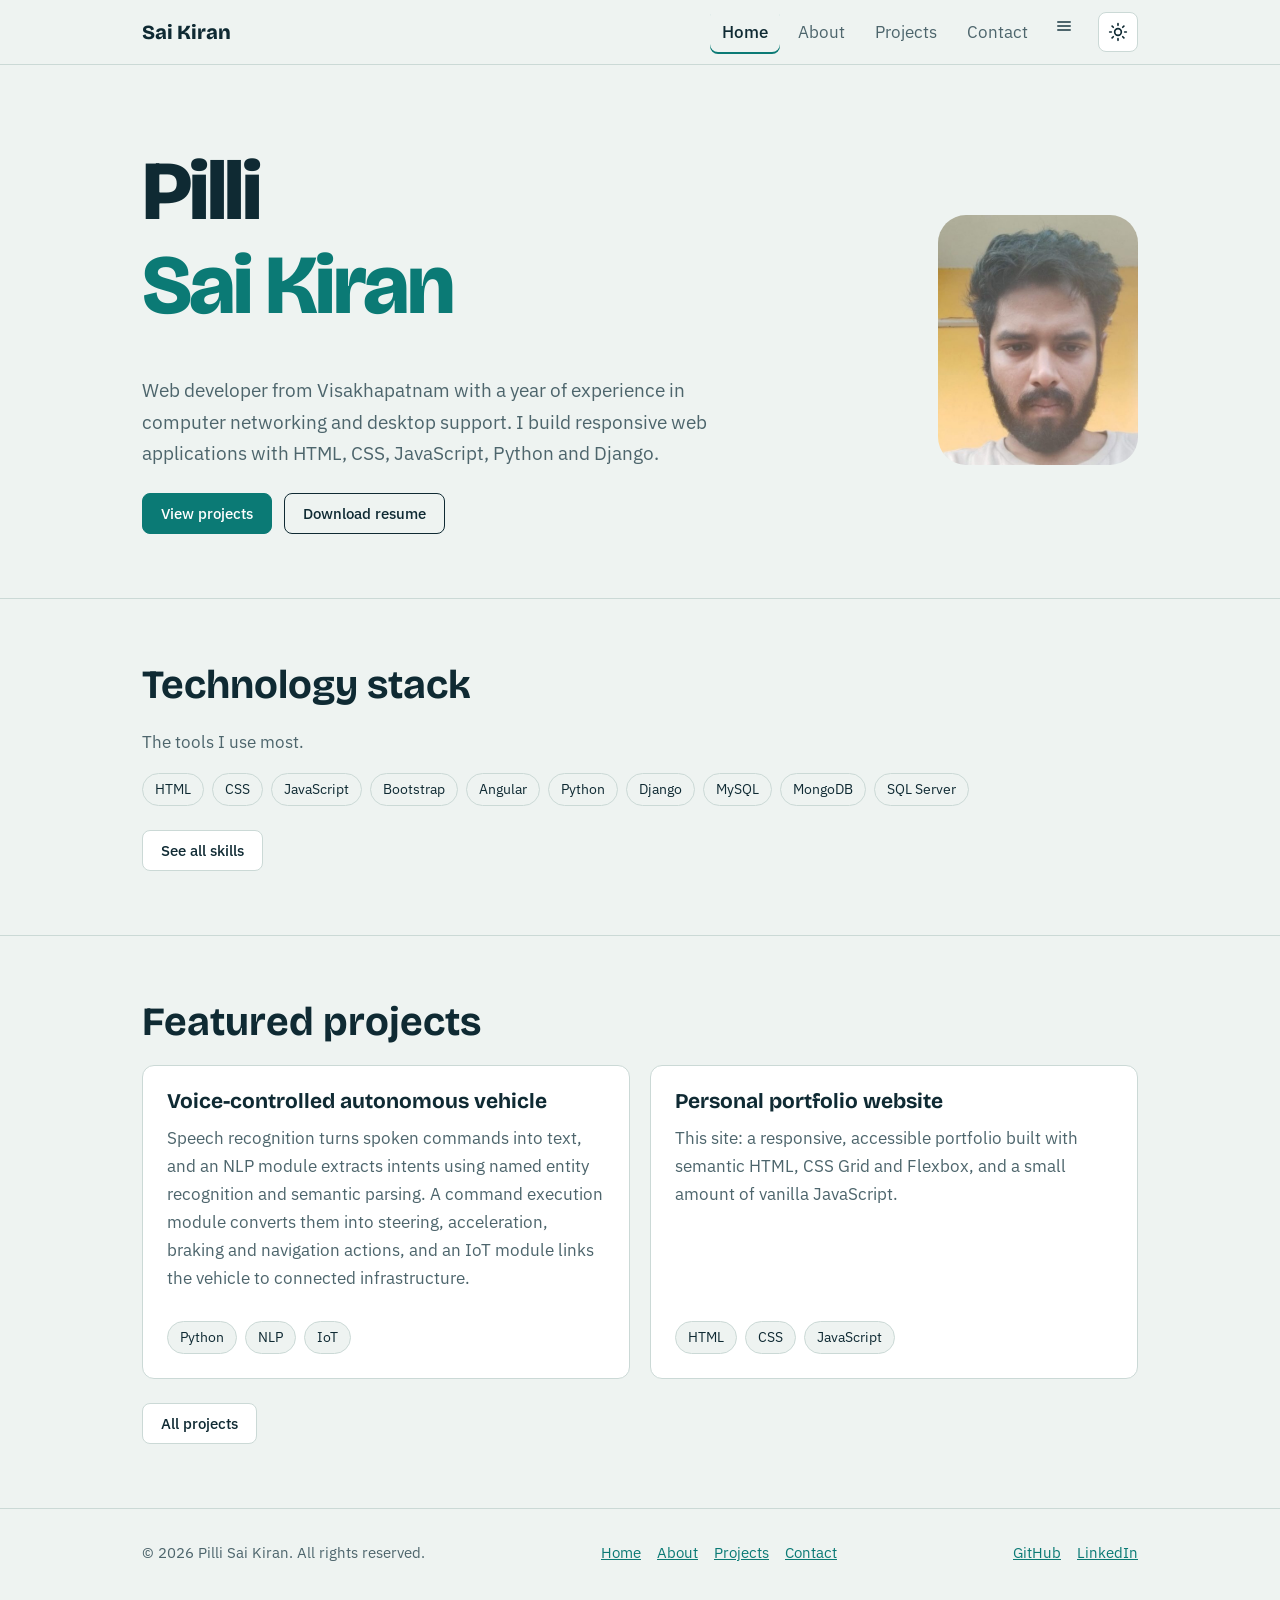
<file: index.html>
<!DOCTYPE html>
<html lang="en">
<head>
<meta charset="utf-8">
<meta name="viewport" content="width=device-width, initial-scale=1">
<title>Home | Pilli Sai Kiran</title>
<meta name="description" content="Portfolio of Pilli Sai Kiran, web developer.">
<link rel="preconnect" href="https://fonts.googleapis.com">
<link href="https://fonts.googleapis.com/css2?family=Bricolage+Grotesque:wght@500;700;800&family=IBM+Plex+Sans:wght@400;500&display=swap" rel="stylesheet">
<link rel="stylesheet" href="css/style.css">
</head>
<body>
<a class="skip" href="#main">Skip to content</a>
<header class="site-header"><div class="wrap bar">
<a class="logo" href="index.html">Sai Kiran</a>
<nav class="nav" id="nav" aria-label="Main"><a href="index.html" aria-current="page">Home</a><a href="about.html">About</a><a href="projects.html">Projects</a><a href="contact.html">Contact</a><div class="more"><button type="button" class="more-btn" id="more-btn" aria-expanded="false" aria-controls="more-menu" aria-label="More pages"><span class="more-label">More pages</span><svg width="16" height="16" viewBox="0 0 16 16" aria-hidden="true" focusable="false"><path d="M2 4h12M2 8h12M2 12h12" fill="none" stroke="currentColor" stroke-width="2" stroke-linecap="round" stroke-linejoin="round"/></svg></button><ul class="more-menu" id="more-menu" hidden><li><a href="skills.html">Skills</a></li><li><a href="resume.html">Resume</a></li><li><a href="blog.html">Blog preview</a></li><li><a href="testimonials.html">Testimonials</a></li></ul></div></nav>
<button type="button" class="theme-btn" id="theme-btn" aria-label="Switch to dark theme"><svg class="sun" width="20" height="20" viewBox="0 0 24 24" aria-hidden="true" focusable="false" fill="none" stroke="currentColor" stroke-width="2" stroke-linecap="round" stroke-linejoin="round"><circle cx="12" cy="12" r="4"/><path d="M12 2v2M12 20v2M4.93 4.93l1.41 1.41M17.66 17.66l1.41 1.41M2 12h2M20 12h2M4.93 19.07l1.41-1.41M17.66 6.34l1.41-1.41"/></svg><svg class="moon" width="20" height="20" viewBox="0 0 24 24" aria-hidden="true" focusable="false" fill="none" stroke="currentColor" stroke-width="2" stroke-linecap="round" stroke-linejoin="round"><path d="M21 12.8A9 9 0 1 1 11.2 3a7 7 0 0 0 9.8 9.8z"/></svg></button>
<button type="button" class="menu-btn" id="menu-btn" aria-expanded="false" aria-controls="nav">Menu</button>
</div></header>
<main id="main">
<div class="wrap hero">
<div><h1>Pilli<span>Sai Kiran</span></h1>
<p class="intro">Web developer from Visakhapatnam with a year of experience in computer networking and desktop support. I build responsive web applications with HTML, CSS, JavaScript, Python and Django.</p>
<div class="actions"><a class="btn btn-primary" href="projects.html">View projects</a><a class="btn btn-ghost" href="assets/Pilli-Sai-Kiran-Resume.pdf" download>Download resume</a></div></div>
<img src="assets/images/profile.jpg" width="200" height="250" alt="Portrait of Pilli Sai Kiran">
</div>
<section class="section" aria-labelledby="stack-h"><div class="wrap reveal">
<h2 id="stack-h">Technology stack</h2>
<p class="muted">The tools I use most.</p>
<ul class="tags"><li>HTML</li><li>CSS</li><li>JavaScript</li><li>Bootstrap</li><li>Angular</li><li>Python</li><li>Django</li><li>MySQL</li><li>MongoDB</li><li>SQL Server</li></ul>
<div class="actions"><a class="btn" href="about.html#skills">See all skills</a></div>
</div></section>
<section class="section" aria-labelledby="feat-h"><div class="wrap">
<h2 id="feat-h">Featured projects</h2>
<div class="grid"><article class="card reveal" data-category="iot"><h3>Voice-controlled autonomous vehicle</h3><p>Speech recognition turns spoken commands into text, and an NLP module extracts intents using named entity recognition and semantic parsing. A command execution module converts them into steering, acceleration, braking and navigation actions, and an IoT module links the vehicle to connected infrastructure.</p><div class="meta"><ul class="tags"><li>Python</li><li>NLP</li><li>IoT</li></ul></div></article><article class="card reveal" data-category="web"><h3>Personal portfolio website</h3><p>This site: a responsive, accessible portfolio built with semantic HTML, CSS Grid and Flexbox, and a small amount of vanilla JavaScript.</p><div class="meta"><ul class="tags"><li>HTML</li><li>CSS</li><li>JavaScript</li></ul></div></article></div>
<div class="actions"><a class="btn" href="projects.html">All projects</a></div>
</div></section>
</main>
<footer class="site-footer"><div class="wrap">
<p>© 2026 Pilli Sai Kiran. All rights reserved.</p>
<ul aria-label="Footer"><li><a href="index.html">Home</a></li><li><a href="about.html">About</a></li><li><a href="projects.html">Projects</a></li><li><a href="contact.html">Contact</a></li></ul>
<ul aria-label="Profiles"><li><a href="https://github.com/your-username" target="_blank" rel="noopener">GitHub</a></li><li><a href="https://www.linkedin.com/in/pilli-saikiran-500a61235" target="_blank" rel="noopener">LinkedIn</a></li></ul>
</div></footer>
<script src="js/script.js"></script>
</body>
</html>
</file>
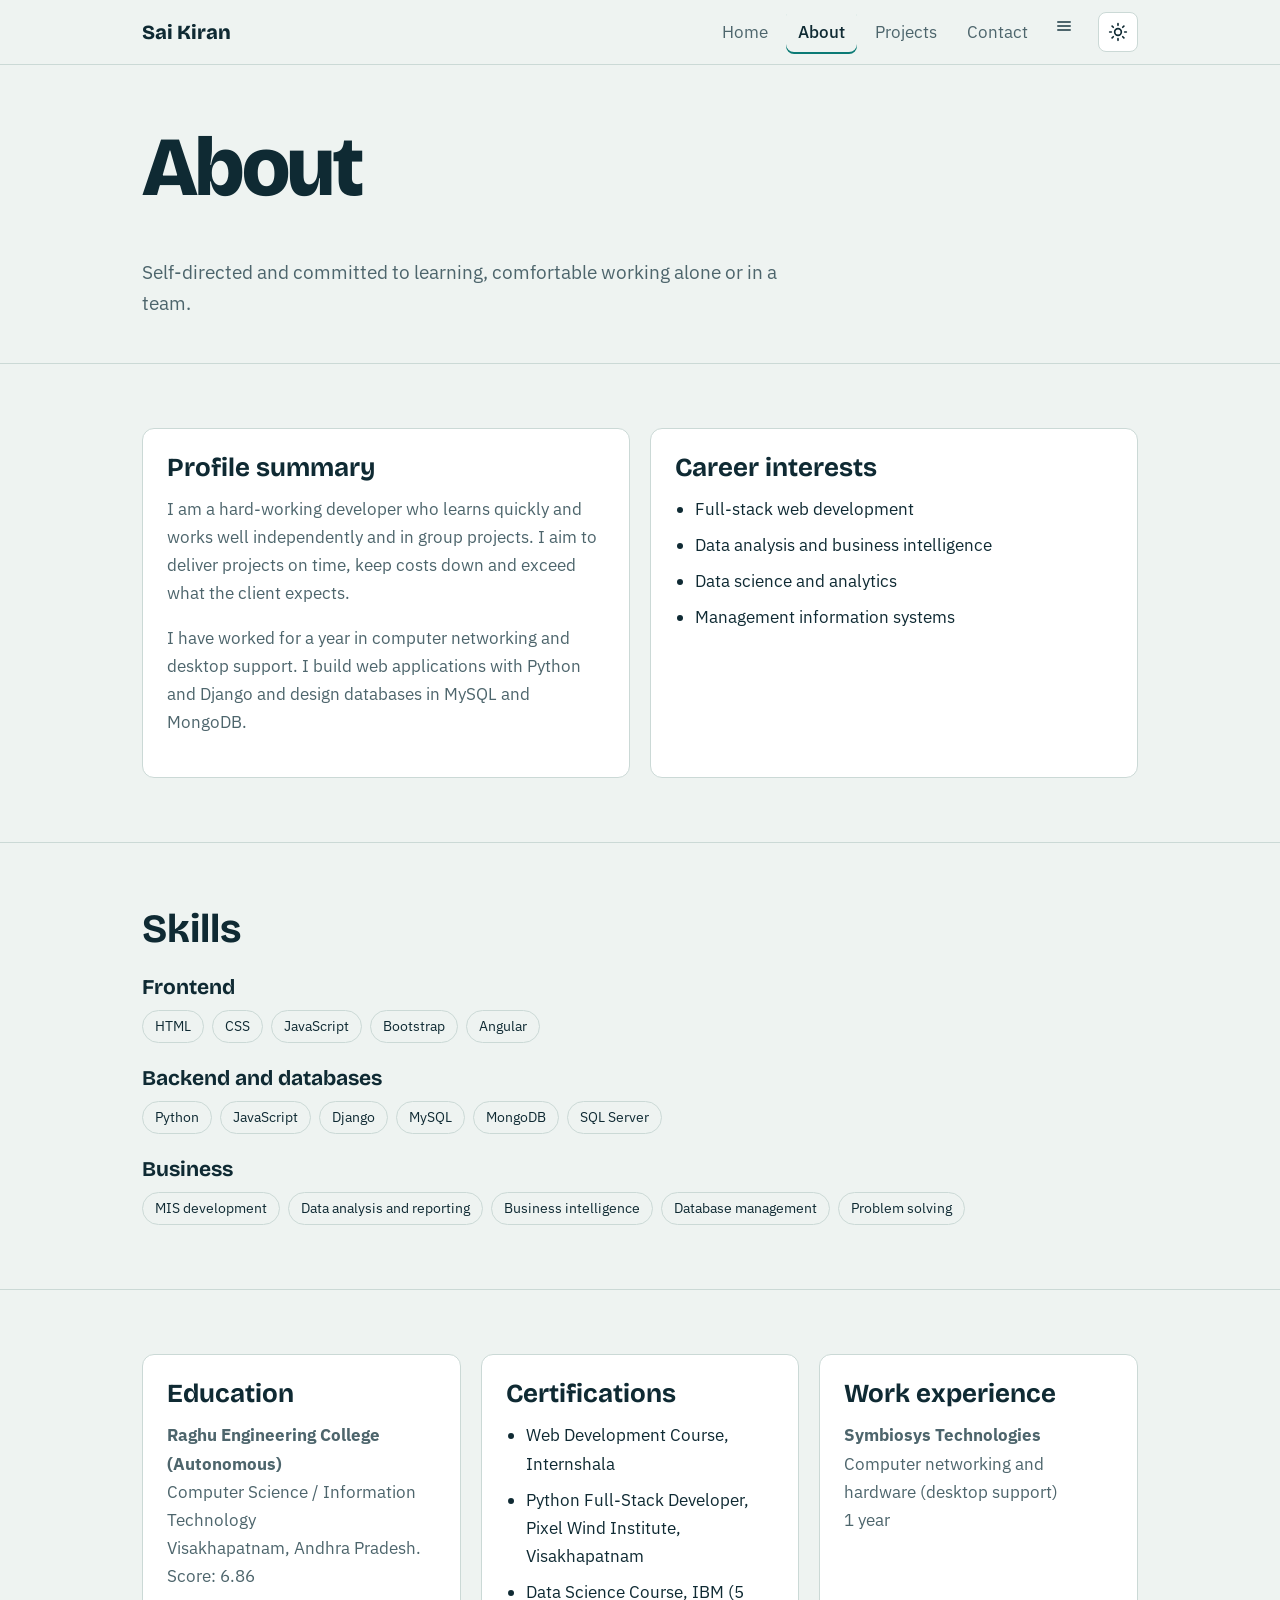
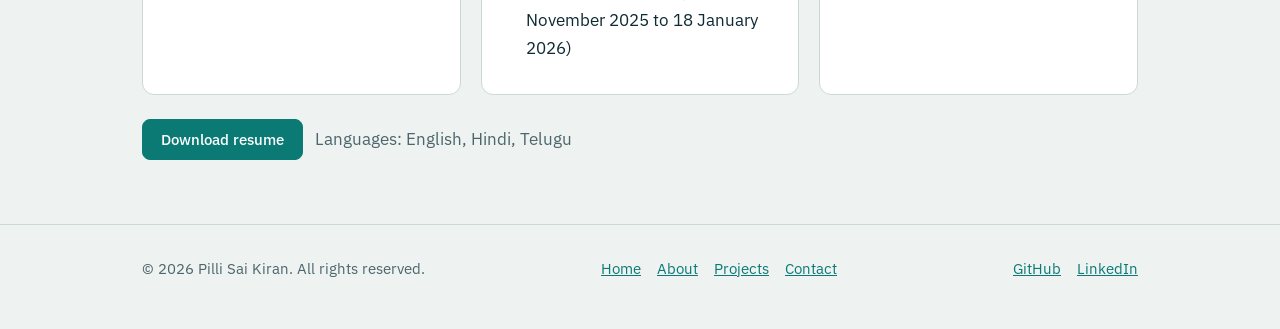
<file: about.html>
<!DOCTYPE html>
<html lang="en">
<head>
<meta charset="utf-8">
<meta name="viewport" content="width=device-width, initial-scale=1">
<title>About | Pilli Sai Kiran</title>
<meta name="description" content="About Pilli Sai Kiran: profile, skills, education and certifications.">
<link rel="preconnect" href="https://fonts.googleapis.com">
<link href="https://fonts.googleapis.com/css2?family=Bricolage+Grotesque:wght@500;700;800&family=IBM+Plex+Sans:wght@400;500&display=swap" rel="stylesheet">
<link rel="stylesheet" href="css/style.css">
</head>
<body>
<a class="skip" href="#main">Skip to content</a>
<header class="site-header"><div class="wrap bar">
<a class="logo" href="index.html">Sai Kiran</a>
<nav class="nav" id="nav" aria-label="Main"><a href="index.html">Home</a><a href="about.html" aria-current="page">About</a><a href="projects.html">Projects</a><a href="contact.html">Contact</a><div class="more"><button type="button" class="more-btn" id="more-btn" aria-expanded="false" aria-controls="more-menu" aria-label="More pages"><span class="more-label">More pages</span><svg width="16" height="16" viewBox="0 0 16 16" aria-hidden="true" focusable="false"><path d="M2 4h12M2 8h12M2 12h12" fill="none" stroke="currentColor" stroke-width="2" stroke-linecap="round" stroke-linejoin="round"/></svg></button><ul class="more-menu" id="more-menu" hidden><li><a href="skills.html">Skills</a></li><li><a href="resume.html">Resume</a></li><li><a href="blog.html">Blog preview</a></li><li><a href="testimonials.html">Testimonials</a></li></ul></div></nav>
<button type="button" class="theme-btn" id="theme-btn" aria-label="Switch to dark theme"><svg class="sun" width="20" height="20" viewBox="0 0 24 24" aria-hidden="true" focusable="false" fill="none" stroke="currentColor" stroke-width="2" stroke-linecap="round" stroke-linejoin="round"><circle cx="12" cy="12" r="4"/><path d="M12 2v2M12 20v2M4.93 4.93l1.41 1.41M17.66 17.66l1.41 1.41M2 12h2M20 12h2M4.93 19.07l1.41-1.41M17.66 6.34l1.41-1.41"/></svg><svg class="moon" width="20" height="20" viewBox="0 0 24 24" aria-hidden="true" focusable="false" fill="none" stroke="currentColor" stroke-width="2" stroke-linecap="round" stroke-linejoin="round"><path d="M21 12.8A9 9 0 1 1 11.2 3a7 7 0 0 0 9.8 9.8z"/></svg></button>
<button type="button" class="menu-btn" id="menu-btn" aria-expanded="false" aria-controls="nav">Menu</button>
</div></header>
<main id="main">
<div class="wrap page-title"><h1>About</h1><p>Self-directed and committed to learning, comfortable working alone or in a team.</p></div>
<section class="section" aria-labelledby="sum-h"><div class="wrap grid">
<article class="card reveal"><h2 id="sum-h" style="font-size:26px">Profile summary</h2><p>I am a hard-working developer who learns quickly and works well independently and in group projects. I aim to deliver projects on time, keep costs down and exceed what the client expects.</p><p>I have worked for a year in computer networking and desktop support. I build web applications with Python and Django and design databases in MySQL and MongoDB.</p></article>
<article class="card reveal"><h2 style="font-size:26px">Career interests</h2><ul class="list"><li>Full-stack web development</li><li>Data analysis and business intelligence</li><li>Data science and analytics</li><li>Management information systems</li></ul></article>
</div></section>
<section class="section" id="skills" aria-labelledby="sk-h"><div class="wrap stack reveal">
<h2 id="sk-h">Skills</h2>
<h3>Frontend</h3><ul class="tags"><li>HTML</li><li>CSS</li><li>JavaScript</li><li>Bootstrap</li><li>Angular</li></ul>
<h3>Backend and databases</h3><ul class="tags"><li>Python</li><li>JavaScript</li><li>Django</li><li>MySQL</li><li>MongoDB</li><li>SQL Server</li></ul>

<h3>Business</h3><ul class="tags"><li>MIS development</li><li>Data analysis and reporting</li><li>Business intelligence</li><li>Database management</li><li>Problem solving</li></ul>
</div></section>
<section class="section" aria-labelledby="edu-h"><div class="wrap grid">
<article class="card reveal"><h2 id="edu-h" style="font-size:26px">Education</h2><p><strong>Raghu Engineering College (Autonomous)</strong><br>Computer Science / Information Technology<br>Visakhapatnam, Andhra Pradesh. Score: 6.86</p></article>
<article class="card reveal"><h2 style="font-size:26px">Certifications</h2><ul class="list"><li>Web Development Course, Internshala</li><li>Python Full-Stack Developer, Pixel Wind Institute, Visakhapatnam</li><li>Data Science Course, IBM (5 November 2025 to 18 January 2026)</li></ul></article>
<article class="card reveal"><h2 style="font-size:26px">Work experience</h2><p><strong>Symbiosys Technologies</strong><br>Computer networking and hardware (desktop support)<br>1 year</p></article>
</div><div class="wrap"><div class="actions"><a class="btn btn-primary" href="assets/Pilli-Sai-Kiran-Resume.pdf" download>Download resume</a><span class="muted" style="align-self:center">Languages: English, Hindi, Telugu</span></div></div></section>
</main>
<footer class="site-footer"><div class="wrap">
<p>© 2026 Pilli Sai Kiran. All rights reserved.</p>
<ul aria-label="Footer"><li><a href="index.html">Home</a></li><li><a href="about.html">About</a></li><li><a href="projects.html">Projects</a></li><li><a href="contact.html">Contact</a></li></ul>
<ul aria-label="Profiles"><li><a href="https://github.com/your-username" target="_blank" rel="noopener">GitHub</a></li><li><a href="https://www.linkedin.com/in/pilli-saikiran-500a61235" target="_blank" rel="noopener">LinkedIn</a></li></ul>
</div></footer>
<script src="js/script.js"></script>
</body>
</html>
</file>
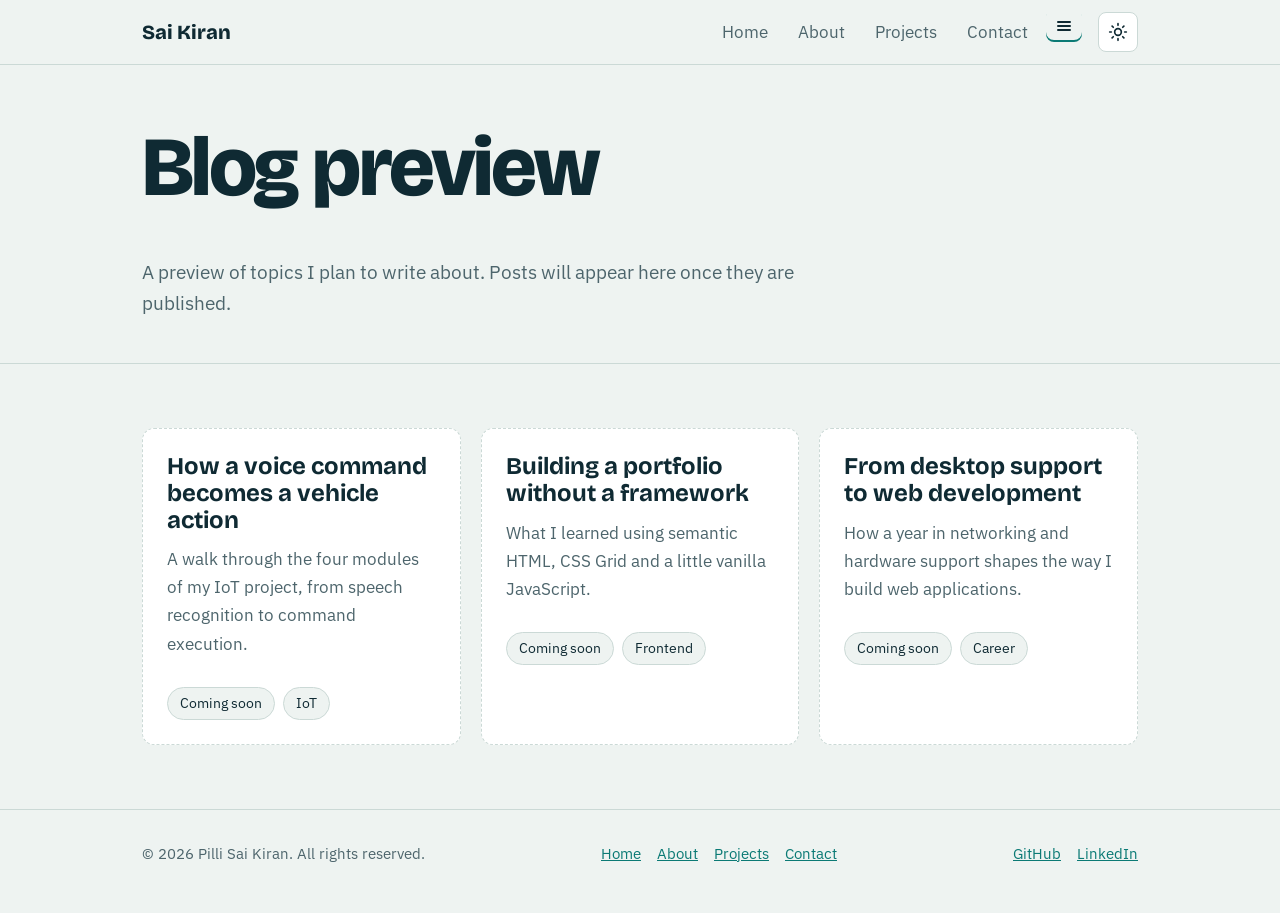
<file: blog.html>
<!DOCTYPE html>
<html lang="en">
<head>
<meta charset="utf-8">
<meta name="viewport" content="width=device-width, initial-scale=1">
<title>Blog preview | Pilli Sai Kiran</title>
<meta name="description" content="Planned blog topics by Pilli Sai Kiran.">
<link rel="preconnect" href="https://fonts.googleapis.com">
<link href="https://fonts.googleapis.com/css2?family=Bricolage+Grotesque:wght@500;700;800&family=IBM+Plex+Sans:wght@400;500&display=swap" rel="stylesheet">
<link rel="stylesheet" href="css/style.css">
</head>
<body>
<a class="skip" href="#main">Skip to content</a>
<header class="site-header"><div class="wrap bar">
<a class="logo" href="index.html">Sai Kiran</a>
<nav class="nav" id="nav" aria-label="Main"><a href="index.html">Home</a><a href="about.html">About</a><a href="projects.html">Projects</a><a href="contact.html">Contact</a><div class="more"><button type="button" class="more-btn active" id="more-btn" aria-expanded="false" aria-controls="more-menu" aria-label="More pages"><span class="more-label">More pages</span><svg width="16" height="16" viewBox="0 0 16 16" aria-hidden="true" focusable="false"><path d="M2 4h12M2 8h12M2 12h12" fill="none" stroke="currentColor" stroke-width="2" stroke-linecap="round" stroke-linejoin="round"/></svg></button><ul class="more-menu" id="more-menu" hidden><li><a href="skills.html">Skills</a></li><li><a href="resume.html">Resume</a></li><li><a href="blog.html" aria-current="page">Blog preview</a></li><li><a href="testimonials.html">Testimonials</a></li></ul></div></nav>
<button type="button" class="theme-btn" id="theme-btn" aria-label="Switch to dark theme"><svg class="sun" width="20" height="20" viewBox="0 0 24 24" aria-hidden="true" focusable="false" fill="none" stroke="currentColor" stroke-width="2" stroke-linecap="round" stroke-linejoin="round"><circle cx="12" cy="12" r="4"/><path d="M12 2v2M12 20v2M4.93 4.93l1.41 1.41M17.66 17.66l1.41 1.41M2 12h2M20 12h2M4.93 19.07l1.41-1.41M17.66 6.34l1.41-1.41"/></svg><svg class="moon" width="20" height="20" viewBox="0 0 24 24" aria-hidden="true" focusable="false" fill="none" stroke="currentColor" stroke-width="2" stroke-linecap="round" stroke-linejoin="round"><path d="M21 12.8A9 9 0 1 1 11.2 3a7 7 0 0 0 9.8 9.8z"/></svg></button>
<button type="button" class="menu-btn" id="menu-btn" aria-expanded="false" aria-controls="nav">Menu</button>
</div></header>
<main id="main">
<div class="wrap page-title"><h1>Blog preview</h1><p>A preview of topics I plan to write about. Posts will appear here once they are published.</p></div><section class="section" aria-label="Planned posts"><div class="wrap grid"><article class="card reveal placeholder"><h2 style="font-size:24px">How a voice command becomes a vehicle action</h2><p>A walk through the four modules of my IoT project, from speech recognition to command execution.</p><ul class="tags"><li>Coming soon</li><li>IoT</li></ul></article><article class="card reveal placeholder"><h2 style="font-size:24px">Building a portfolio without a framework</h2><p>What I learned using semantic HTML, CSS Grid and a little vanilla JavaScript.</p><ul class="tags"><li>Coming soon</li><li>Frontend</li></ul></article><article class="card reveal placeholder"><h2 style="font-size:24px">From desktop support to web development</h2><p>How a year in networking and hardware support shapes the way I build web applications.</p><ul class="tags"><li>Coming soon</li><li>Career</li></ul></article></div></div></section>
</main>
<footer class="site-footer"><div class="wrap">
<p>© 2026 Pilli Sai Kiran. All rights reserved.</p>
<ul aria-label="Footer"><li><a href="index.html">Home</a></li><li><a href="about.html">About</a></li><li><a href="projects.html">Projects</a></li><li><a href="contact.html">Contact</a></li></ul>
<ul aria-label="Profiles"><li><a href="https://github.com/your-username" target="_blank" rel="noopener">GitHub</a></li><li><a href="https://www.linkedin.com/in/pilli-saikiran-500a61235" target="_blank" rel="noopener">LinkedIn</a></li></ul>
</div></footer>
<script src="js/script.js"></script>
</body>
</html>
</file>
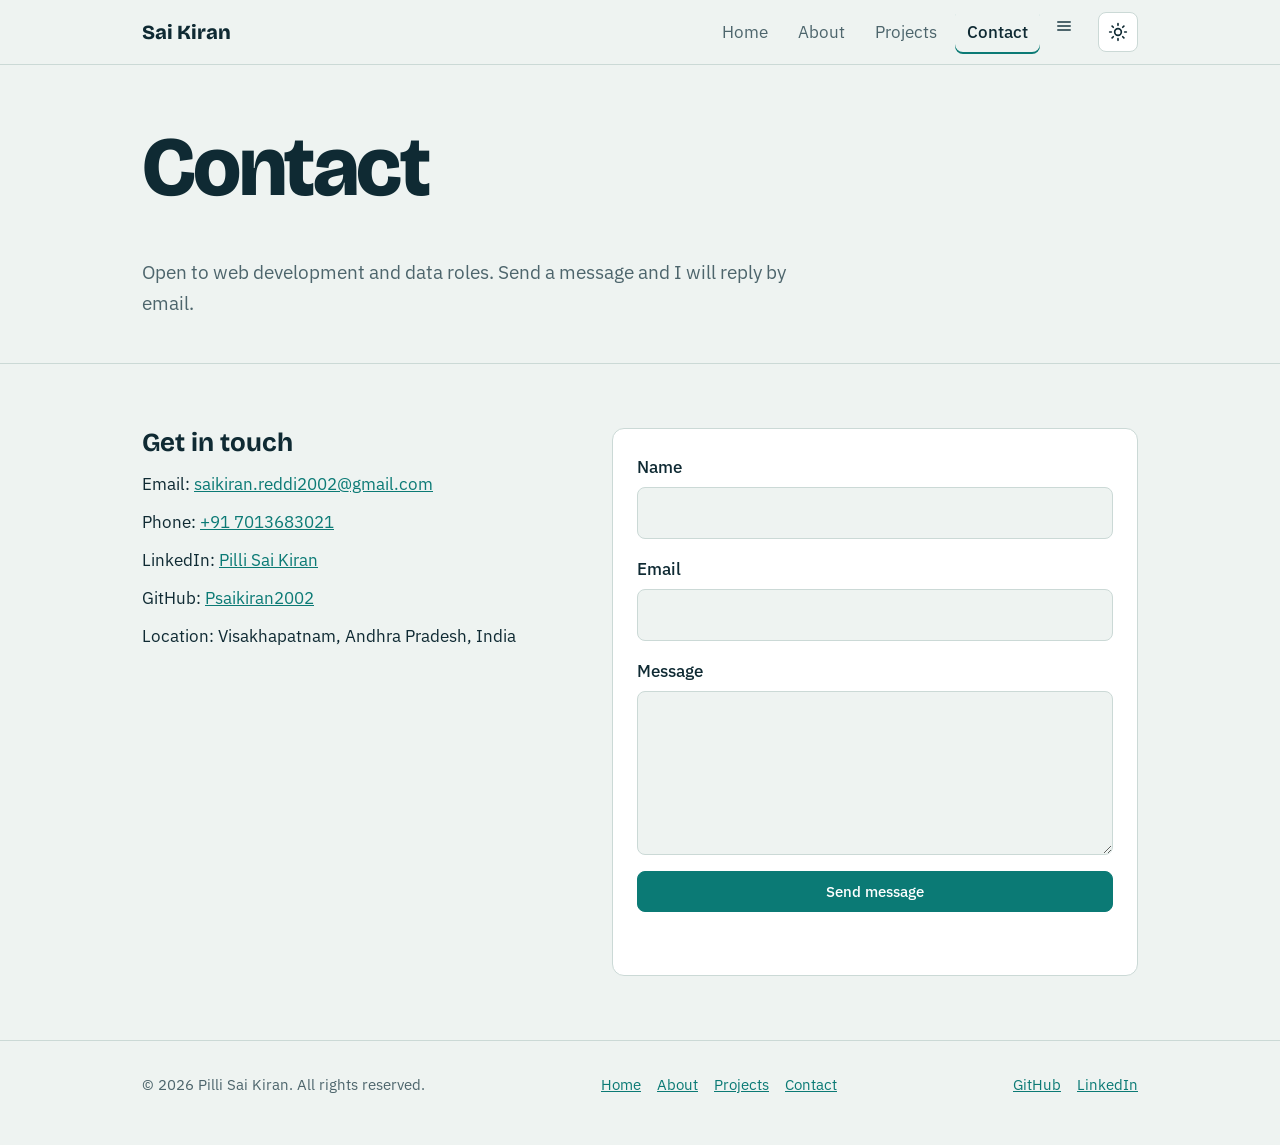
<file: contact.html>
<!DOCTYPE html>
<html lang="en">
<head>
<meta charset="utf-8">
<meta name="viewport" content="width=device-width, initial-scale=1">
<title>Contact | Pilli Sai Kiran</title>
<meta name="description" content="Contact Pilli Sai Kiran by email, phone or the contact form.">
<link rel="preconnect" href="https://fonts.googleapis.com">
<link href="https://fonts.googleapis.com/css2?family=Bricolage+Grotesque:wght@500;700;800&family=IBM+Plex+Sans:wght@400;500&display=swap" rel="stylesheet">
<link rel="stylesheet" href="css/style.css">
</head>
<body>
<a class="skip" href="#main">Skip to content</a>
<header class="site-header"><div class="wrap bar">
<a class="logo" href="index.html">Sai Kiran</a>
<nav class="nav" id="nav" aria-label="Main"><a href="index.html">Home</a><a href="about.html">About</a><a href="projects.html">Projects</a><a href="contact.html" aria-current="page">Contact</a><div class="more"><button type="button" class="more-btn" id="more-btn" aria-expanded="false" aria-controls="more-menu" aria-label="More pages"><span class="more-label">More pages</span><svg width="16" height="16" viewBox="0 0 16 16" aria-hidden="true" focusable="false"><path d="M2 4h12M2 8h12M2 12h12" fill="none" stroke="currentColor" stroke-width="2" stroke-linecap="round" stroke-linejoin="round"/></svg></button><ul class="more-menu" id="more-menu" hidden><li><a href="skills.html">Skills</a></li><li><a href="resume.html">Resume</a></li><li><a href="blog.html">Blog preview</a></li><li><a href="testimonials.html">Testimonials</a></li></ul></div></nav>
<button type="button" class="theme-btn" id="theme-btn" aria-label="Switch to dark theme"><svg class="sun" width="20" height="20" viewBox="0 0 24 24" aria-hidden="true" focusable="false" fill="none" stroke="currentColor" stroke-width="2" stroke-linecap="round" stroke-linejoin="round"><circle cx="12" cy="12" r="4"/><path d="M12 2v2M12 20v2M4.93 4.93l1.41 1.41M17.66 17.66l1.41 1.41M2 12h2M20 12h2M4.93 19.07l1.41-1.41M17.66 6.34l1.41-1.41"/></svg><svg class="moon" width="20" height="20" viewBox="0 0 24 24" aria-hidden="true" focusable="false" fill="none" stroke="currentColor" stroke-width="2" stroke-linecap="round" stroke-linejoin="round"><path d="M21 12.8A9 9 0 1 1 11.2 3a7 7 0 0 0 9.8 9.8z"/></svg></button>
<button type="button" class="menu-btn" id="menu-btn" aria-expanded="false" aria-controls="nav">Menu</button>
</div></header>
<main id="main">
<div class="wrap page-title"><h1>Contact</h1><p>Open to web development and data roles. Send a message and I will reply by email.</p></div>
<section class="section" aria-label="Contact details and form"><div class="wrap contact">
<div class="reveal"><h2 style="font-size:26px">Get in touch</h2><ul>
<li>Email: <a href="mailto:saikiran.reddi2002@gmail.com">saikiran.reddi2002@gmail.com</a></li>
<li>Phone: <a href="tel:+917013683021">+91 7013683021</a></li>
<li>LinkedIn: <a href="https://www.linkedin.com/in/pilli-saikiran-500a61235" target="_blank" rel="noopener">Pilli Sai Kiran</a></li>
<li>GitHub: <a href="https://github.com/Psaikiran2002" target="_blank" rel="noopener">Psaikiran2002</a></li>
<li>Location: Visakhapatnam, Andhra Pradesh, India</li></ul></div>
<form class="card reveal" id="contact-form" novalidate>
<label for="name">Name</label><input id="name" name="name" autocomplete="name" required>
<label for="email">Email</label><input id="email" name="email" type="email" autocomplete="email" required>
<label for="message">Message</label><textarea id="message" name="message" rows="5" required></textarea>
<button class="btn-primary" type="submit">Send message</button>
<p class="status" id="form-status" role="status"></p>
</form></div></section>
</main>
<footer class="site-footer"><div class="wrap">
<p>© 2026 Pilli Sai Kiran. All rights reserved.</p>
<ul aria-label="Footer"><li><a href="index.html">Home</a></li><li><a href="about.html">About</a></li><li><a href="projects.html">Projects</a></li><li><a href="contact.html">Contact</a></li></ul>
<ul aria-label="Profiles"><li><a href="https://www.linkedin.com/in/pilli-saikiran-500a61235" target="_blank" rel="noopener">GitHub</a></li><li><a href="https://www.linkedin.com/in/pilli-saikiran-500a61235" target="_blank" rel="noopener">LinkedIn</a></li></ul>
</div></footer>
<script src="js/script.js"></script>
</body>
</html>
</file>
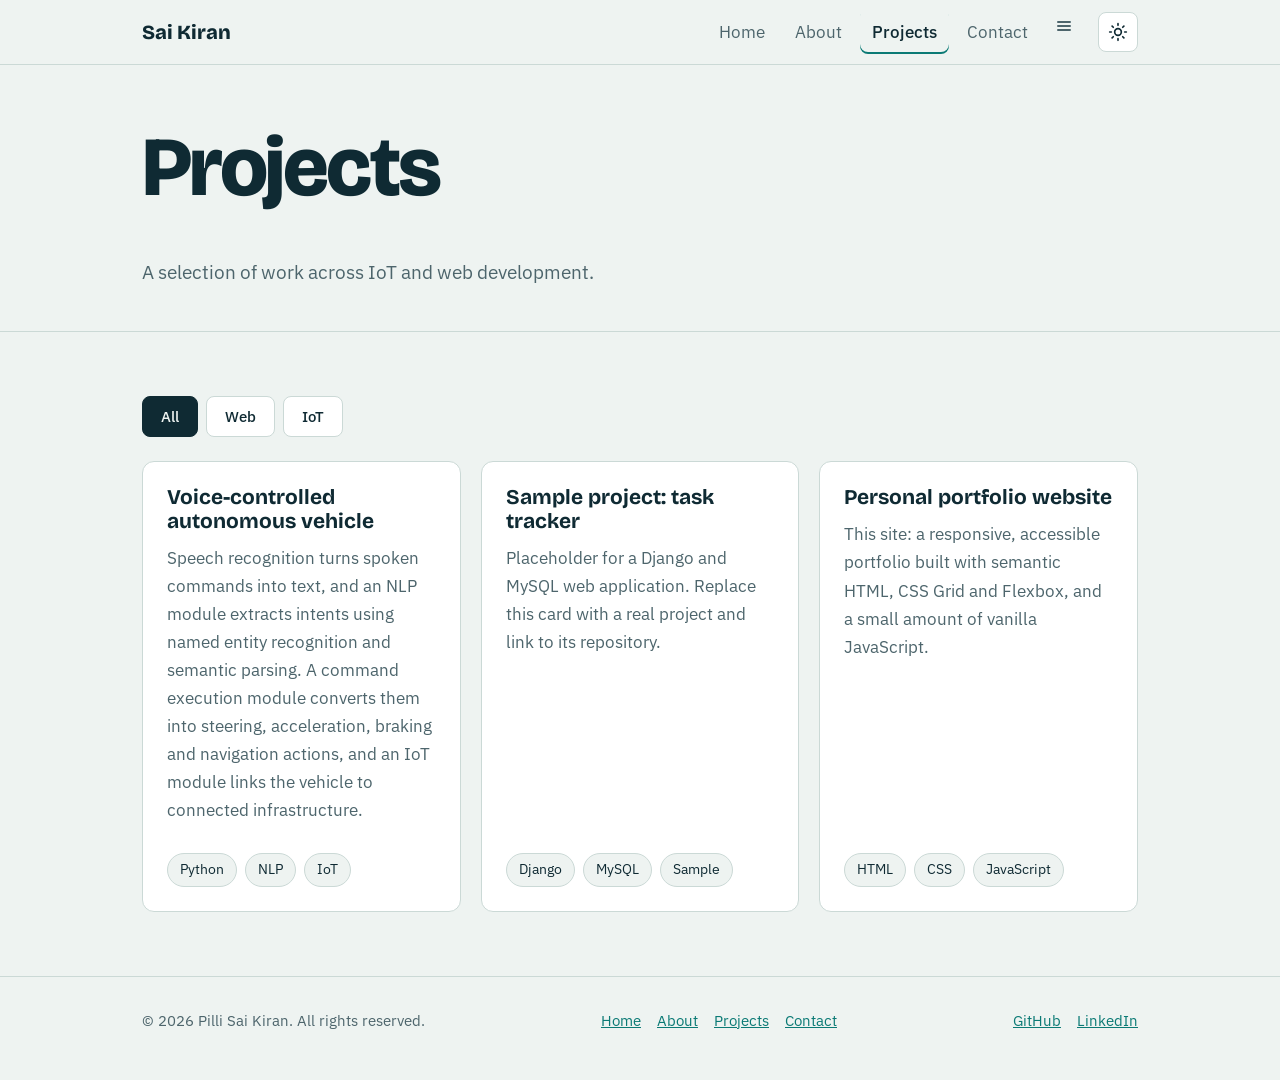
<file: projects.html>
<!DOCTYPE html>
<html lang="en">
<head>
<meta charset="utf-8">
<meta name="viewport" content="width=device-width, initial-scale=1">
<title>Projects | Pilli Sai Kiran</title>
<meta name="description" content="Projects by Pilli Sai Kiran across IoT and web development.">
<link rel="preconnect" href="https://fonts.googleapis.com">
<link href="https://fonts.googleapis.com/css2?family=Bricolage+Grotesque:wght@500;700;800&family=IBM+Plex+Sans:wght@400;500&display=swap" rel="stylesheet">
<link rel="stylesheet" href="css/style.css">
</head>
<body>
<a class="skip" href="#main">Skip to content</a>
<header class="site-header"><div class="wrap bar">
<a class="logo" href="index.html">Sai Kiran</a>
<nav class="nav" id="nav" aria-label="Main"><a href="index.html">Home</a><a href="about.html">About</a><a href="projects.html" aria-current="page">Projects</a><a href="contact.html">Contact</a><div class="more"><button type="button" class="more-btn" id="more-btn" aria-expanded="false" aria-controls="more-menu" aria-label="More pages"><span class="more-label">More pages</span><svg width="16" height="16" viewBox="0 0 16 16" aria-hidden="true" focusable="false"><path d="M2 4h12M2 8h12M2 12h12" fill="none" stroke="currentColor" stroke-width="2" stroke-linecap="round" stroke-linejoin="round"/></svg></button><ul class="more-menu" id="more-menu" hidden><li><a href="skills.html">Skills</a></li><li><a href="resume.html">Resume</a></li><li><a href="blog.html">Blog preview</a></li><li><a href="testimonials.html">Testimonials</a></li></ul></div></nav>
<button type="button" class="theme-btn" id="theme-btn" aria-label="Switch to dark theme"><svg class="sun" width="20" height="20" viewBox="0 0 24 24" aria-hidden="true" focusable="false" fill="none" stroke="currentColor" stroke-width="2" stroke-linecap="round" stroke-linejoin="round"><circle cx="12" cy="12" r="4"/><path d="M12 2v2M12 20v2M4.93 4.93l1.41 1.41M17.66 17.66l1.41 1.41M2 12h2M20 12h2M4.93 19.07l1.41-1.41M17.66 6.34l1.41-1.41"/></svg><svg class="moon" width="20" height="20" viewBox="0 0 24 24" aria-hidden="true" focusable="false" fill="none" stroke="currentColor" stroke-width="2" stroke-linecap="round" stroke-linejoin="round"><path d="M21 12.8A9 9 0 1 1 11.2 3a7 7 0 0 0 9.8 9.8z"/></svg></button>
<button type="button" class="menu-btn" id="menu-btn" aria-expanded="false" aria-controls="nav">Menu</button>
</div></header>
<main id="main">
<div class="wrap page-title"><h1>Projects</h1><p>A selection of work across IoT and web development.</p></div>
<section class="section" aria-label="Project list"><div class="wrap">
<div class="filters" role="group" aria-label="Filter projects by category">
<button type="button" data-filter="all" aria-pressed="true">All</button><button type="button" data-filter="web" aria-pressed="false">Web</button><button type="button" data-filter="iot" aria-pressed="false">IoT</button></div>
<div class="grid"><article class="card reveal" data-category="iot"><h3>Voice-controlled autonomous vehicle</h3><p>Speech recognition turns spoken commands into text, and an NLP module extracts intents using named entity recognition and semantic parsing. A command execution module converts them into steering, acceleration, braking and navigation actions, and an IoT module links the vehicle to connected infrastructure.</p><div class="meta"><ul class="tags"><li>Python</li><li>NLP</li><li>IoT</li></ul></div></article><article class="card reveal" data-category="web"><h3>Sample project: task tracker</h3><p>Placeholder for a Django and MySQL web application. Replace this card with a real project and link to its repository.</p><div class="meta"><ul class="tags"><li>Django</li><li>MySQL</li><li>Sample</li></ul></div></article><article class="card reveal" data-category="web"><h3>Personal portfolio website</h3><p>This site: a responsive, accessible portfolio built with semantic HTML, CSS Grid and Flexbox, and a small amount of vanilla JavaScript.</p><div class="meta"><ul class="tags"><li>HTML</li><li>CSS</li><li>JavaScript</li></ul></div></article></div>
</div></section>
</main>
<footer class="site-footer"><div class="wrap">
<p>© 2026 Pilli Sai Kiran. All rights reserved.</p>
<ul aria-label="Footer"><li><a href="index.html">Home</a></li><li><a href="about.html">About</a></li><li><a href="projects.html">Projects</a></li><li><a href="contact.html">Contact</a></li></ul>
<ul aria-label="Profiles"><li><a href="https://github.com/your-username" target="_blank" rel="noopener">GitHub</a></li><li><a href="https://www.linkedin.com/in/pilli-saikiran-500a61235" target="_blank" rel="noopener">LinkedIn</a></li></ul>
</div></footer>
<script src="js/script.js"></script>
</body>
</html>
</file>
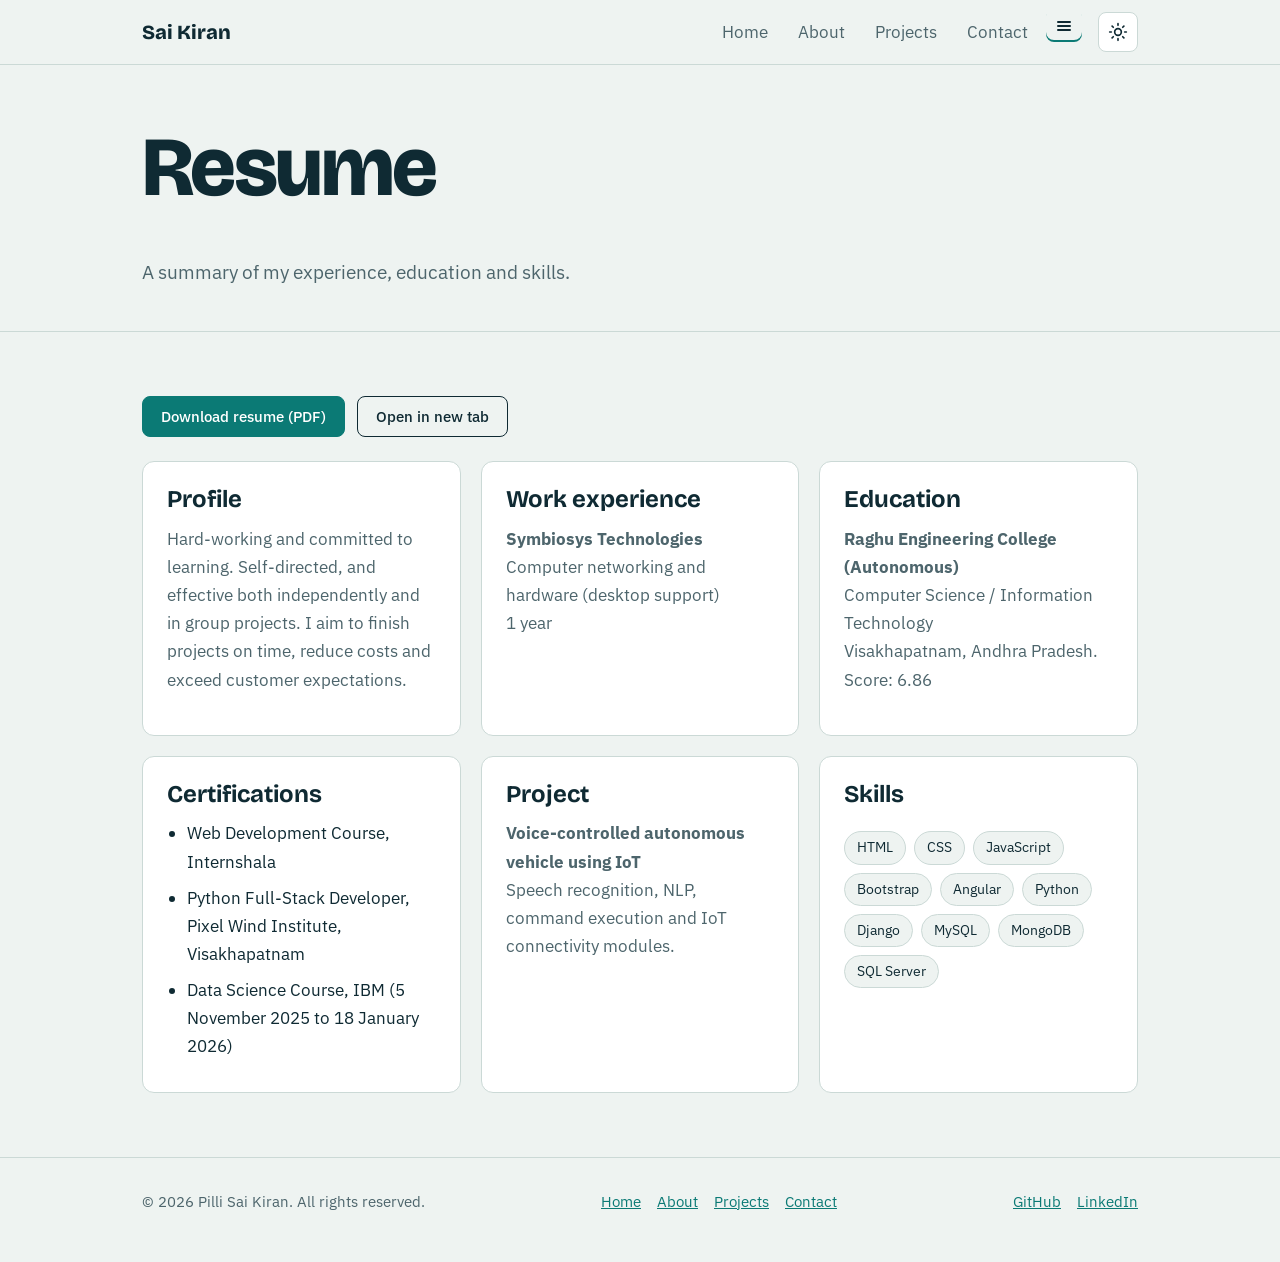
<file: resume.html>
<!DOCTYPE html>
<html lang="en">
<head>
<meta charset="utf-8">
<meta name="viewport" content="width=device-width, initial-scale=1">
<title>Resume | Pilli Sai Kiran</title>
<meta name="description" content="Online resume of Pilli Sai Kiran with a PDF download.">
<link rel="preconnect" href="https://fonts.googleapis.com">
<link href="https://fonts.googleapis.com/css2?family=Bricolage+Grotesque:wght@500;700;800&family=IBM+Plex+Sans:wght@400;500&display=swap" rel="stylesheet">
<link rel="stylesheet" href="css/style.css">
</head>
<body>
<a class="skip" href="#main">Skip to content</a>
<header class="site-header"><div class="wrap bar">
<a class="logo" href="index.html">Sai Kiran</a>
<nav class="nav" id="nav" aria-label="Main"><a href="index.html">Home</a><a href="about.html">About</a><a href="projects.html">Projects</a><a href="contact.html">Contact</a><div class="more"><button type="button" class="more-btn active" id="more-btn" aria-expanded="false" aria-controls="more-menu" aria-label="More pages"><span class="more-label">More pages</span><svg width="16" height="16" viewBox="0 0 16 16" aria-hidden="true" focusable="false"><path d="M2 4h12M2 8h12M2 12h12" fill="none" stroke="currentColor" stroke-width="2" stroke-linecap="round" stroke-linejoin="round"/></svg></button><ul class="more-menu" id="more-menu" hidden><li><a href="skills.html">Skills</a></li><li><a href="resume.html" aria-current="page">Resume</a></li><li><a href="blog.html">Blog preview</a></li><li><a href="testimonials.html">Testimonials</a></li></ul></div></nav>
<button type="button" class="theme-btn" id="theme-btn" aria-label="Switch to dark theme"><svg class="sun" width="20" height="20" viewBox="0 0 24 24" aria-hidden="true" focusable="false" fill="none" stroke="currentColor" stroke-width="2" stroke-linecap="round" stroke-linejoin="round"><circle cx="12" cy="12" r="4"/><path d="M12 2v2M12 20v2M4.93 4.93l1.41 1.41M17.66 17.66l1.41 1.41M2 12h2M20 12h2M4.93 19.07l1.41-1.41M17.66 6.34l1.41-1.41"/></svg><svg class="moon" width="20" height="20" viewBox="0 0 24 24" aria-hidden="true" focusable="false" fill="none" stroke="currentColor" stroke-width="2" stroke-linecap="round" stroke-linejoin="round"><path d="M21 12.8A9 9 0 1 1 11.2 3a7 7 0 0 0 9.8 9.8z"/></svg></button>
<button type="button" class="menu-btn" id="menu-btn" aria-expanded="false" aria-controls="nav">Menu</button>
</div></header>
<main id="main">
<div class="wrap page-title"><h1>Resume</h1><p>A summary of my experience, education and skills.</p></div><section class="section" aria-label="Resume"><div class="wrap"><div class="actions" style="margin:0 0 24px"><a class="btn btn-primary" href="assets/Pilli-Sai-Kiran-Resume.pdf" download>Download resume (PDF)</a><a class="btn btn-ghost" href="assets/Pilli-Sai-Kiran-Resume.pdf" target="_blank" rel="noopener">Open in new tab</a></div><div class="grid"><article class="card reveal"><h2 style="font-size:24px">Profile</h2><p>Hard-working and committed to learning. Self-directed, and effective both independently and in group projects. I aim to finish projects on time, reduce costs and exceed customer expectations.</p></article><article class="card reveal"><h2 style="font-size:24px">Work experience</h2><p><strong>Symbiosys Technologies</strong><br>Computer networking and hardware (desktop support)<br>1 year</p></article><article class="card reveal"><h2 style="font-size:24px">Education</h2><p><strong>Raghu Engineering College (Autonomous)</strong><br>Computer Science / Information Technology<br>Visakhapatnam, Andhra Pradesh. Score: 6.86</p></article><article class="card reveal"><h2 style="font-size:24px">Certifications</h2><ul class="list"><li>Web Development Course, Internshala</li><li>Python Full-Stack Developer, Pixel Wind Institute, Visakhapatnam</li><li>Data Science Course, IBM (5 November 2025 to 18 January 2026)</li></ul></article><article class="card reveal"><h2 style="font-size:24px">Project</h2><p><strong>Voice-controlled autonomous vehicle using IoT</strong><br>Speech recognition, NLP, command execution and IoT connectivity modules.</p></article><article class="card reveal"><h2 style="font-size:24px">Skills</h2><ul class="tags"><li>HTML</li><li>CSS</li><li>JavaScript</li><li>Bootstrap</li><li>Angular</li><li>Python</li><li>Django</li><li>MySQL</li><li>MongoDB</li><li>SQL Server</li></ul></article></div></div></section>
</main>
<footer class="site-footer"><div class="wrap">
<p>© 2026 Pilli Sai Kiran. All rights reserved.</p>
<ul aria-label="Footer"><li><a href="index.html">Home</a></li><li><a href="about.html">About</a></li><li><a href="projects.html">Projects</a></li><li><a href="contact.html">Contact</a></li></ul>
<ul aria-label="Profiles"><li><a href="https://github.com/your-username" target="_blank" rel="noopener">GitHub</a></li><li><a href="https://www.linkedin.com/in/pilli-saikiran-500a61235" target="_blank" rel="noopener">LinkedIn</a></li></ul>
</div></footer>
<script src="js/script.js"></script>
</body>
</html>
</file>
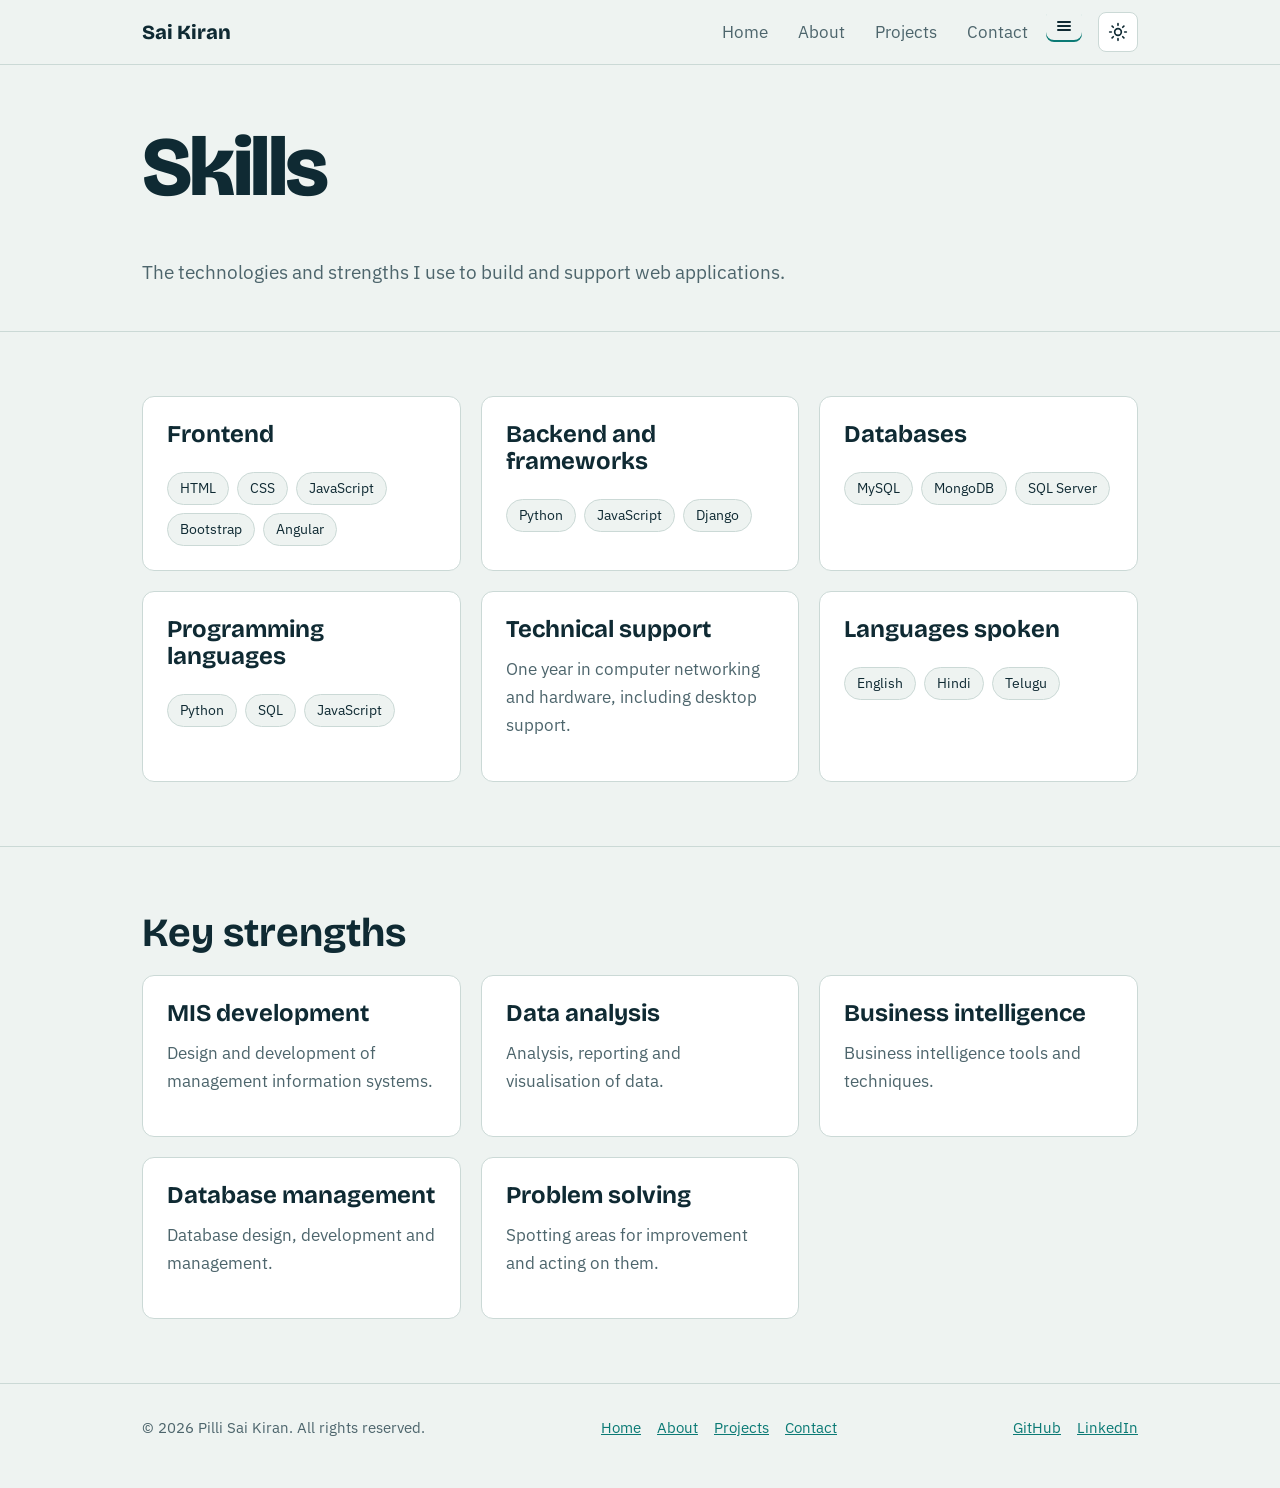
<file: skills.html>
<!DOCTYPE html>
<html lang="en">
<head>
<meta charset="utf-8">
<meta name="viewport" content="width=device-width, initial-scale=1">
<title>Skills | Pilli Sai Kiran</title>
<meta name="description" content="The skills and technology stack of Pilli Sai Kiran.">
<link rel="preconnect" href="https://fonts.googleapis.com">
<link href="https://fonts.googleapis.com/css2?family=Bricolage+Grotesque:wght@500;700;800&family=IBM+Plex+Sans:wght@400;500&display=swap" rel="stylesheet">
<link rel="stylesheet" href="css/style.css">
</head>
<body>
<a class="skip" href="#main">Skip to content</a>
<header class="site-header"><div class="wrap bar">
<a class="logo" href="index.html">Sai Kiran</a>
<nav class="nav" id="nav" aria-label="Main"><a href="index.html">Home</a><a href="about.html">About</a><a href="projects.html">Projects</a><a href="contact.html">Contact</a><div class="more"><button type="button" class="more-btn active" id="more-btn" aria-expanded="false" aria-controls="more-menu" aria-label="More pages"><span class="more-label">More pages</span><svg width="16" height="16" viewBox="0 0 16 16" aria-hidden="true" focusable="false"><path d="M2 4h12M2 8h12M2 12h12" fill="none" stroke="currentColor" stroke-width="2" stroke-linecap="round" stroke-linejoin="round"/></svg></button><ul class="more-menu" id="more-menu" hidden><li><a href="skills.html" aria-current="page">Skills</a></li><li><a href="resume.html">Resume</a></li><li><a href="blog.html">Blog preview</a></li><li><a href="testimonials.html">Testimonials</a></li></ul></div></nav>
<button type="button" class="theme-btn" id="theme-btn" aria-label="Switch to dark theme"><svg class="sun" width="20" height="20" viewBox="0 0 24 24" aria-hidden="true" focusable="false" fill="none" stroke="currentColor" stroke-width="2" stroke-linecap="round" stroke-linejoin="round"><circle cx="12" cy="12" r="4"/><path d="M12 2v2M12 20v2M4.93 4.93l1.41 1.41M17.66 17.66l1.41 1.41M2 12h2M20 12h2M4.93 19.07l1.41-1.41M17.66 6.34l1.41-1.41"/></svg><svg class="moon" width="20" height="20" viewBox="0 0 24 24" aria-hidden="true" focusable="false" fill="none" stroke="currentColor" stroke-width="2" stroke-linecap="round" stroke-linejoin="round"><path d="M21 12.8A9 9 0 1 1 11.2 3a7 7 0 0 0 9.8 9.8z"/></svg></button>
<button type="button" class="menu-btn" id="menu-btn" aria-expanded="false" aria-controls="nav">Menu</button>
</div></header>
<main id="main">
<div class="wrap page-title"><h1>Skills</h1><p>The technologies and strengths I use to build and support web applications.</p></div><section class="section" aria-label="Technical skills"><div class="wrap grid"><article class="card reveal"><h2 style="font-size:24px">Frontend</h2><ul class="tags"><li>HTML</li><li>CSS</li><li>JavaScript</li><li>Bootstrap</li><li>Angular</li></ul></article><article class="card reveal"><h2 style="font-size:24px">Backend and frameworks</h2><ul class="tags"><li>Python</li><li>JavaScript</li><li>Django</li></ul></article><article class="card reveal"><h2 style="font-size:24px">Databases</h2><ul class="tags"><li>MySQL</li><li>MongoDB</li><li>SQL Server</li></ul></article><article class="card reveal"><h2 style="font-size:24px">Programming languages</h2><ul class="tags"><li>Python</li><li>SQL</li><li>JavaScript</li></ul></article><article class="card reveal"><h2 style="font-size:24px">Technical support</h2><p>One year in computer networking and hardware, including desktop support.</p></article><article class="card reveal"><h2 style="font-size:24px">Languages spoken</h2><ul class="tags"><li>English</li><li>Hindi</li><li>Telugu</li></ul></article></div></section><section class="section" aria-labelledby="key-h"><div class="wrap"><h2 id="key-h">Key strengths</h2><div class="grid"><article class="card reveal"><h2 style="font-size:24px">MIS development</h2><p>Design and development of management information systems.</p></article><article class="card reveal"><h2 style="font-size:24px">Data analysis</h2><p>Analysis, reporting and visualisation of data.</p></article><article class="card reveal"><h2 style="font-size:24px">Business intelligence</h2><p>Business intelligence tools and techniques.</p></article><article class="card reveal"><h2 style="font-size:24px">Database management</h2><p>Database design, development and management.</p></article><article class="card reveal"><h2 style="font-size:24px">Problem solving</h2><p>Spotting areas for improvement and acting on them.</p></article></div></div></section>
</main>
<footer class="site-footer"><div class="wrap">
<p>© 2026 Pilli Sai Kiran. All rights reserved.</p>
<ul aria-label="Footer"><li><a href="index.html">Home</a></li><li><a href="about.html">About</a></li><li><a href="projects.html">Projects</a></li><li><a href="contact.html">Contact</a></li></ul>
<ul aria-label="Profiles"><li><a href="https://github.com/your-username" target="_blank" rel="noopener">GitHub</a></li><li><a href="https://www.linkedin.com/in/pilli-saikiran-500a61235" target="_blank" rel="noopener">LinkedIn</a></li></ul>
</div></footer>
<script src="js/script.js"></script>
</body>
</html>
</file>
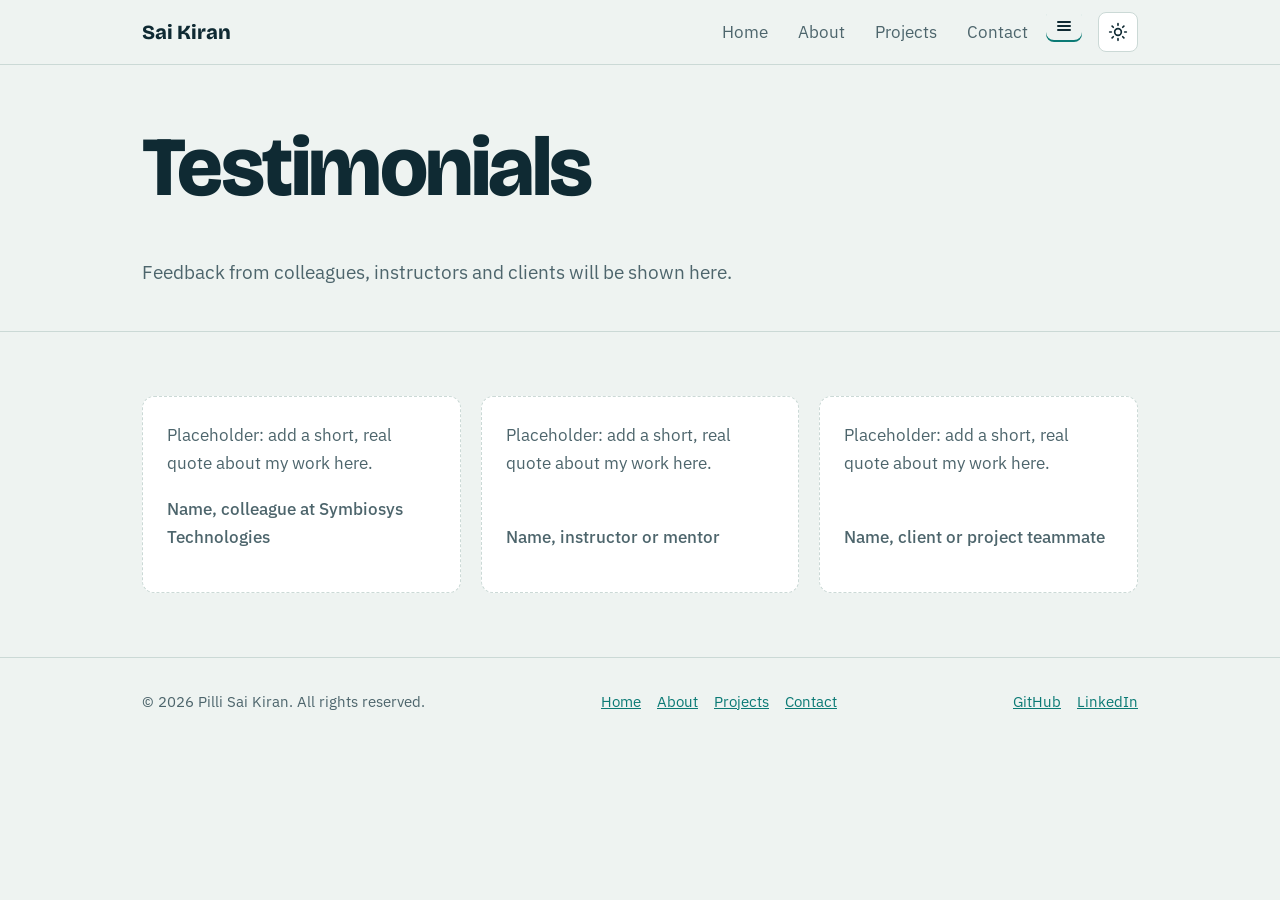
<file: testimonials.html>
<!DOCTYPE html>
<html lang="en">
<head>
<meta charset="utf-8">
<meta name="viewport" content="width=device-width, initial-scale=1">
<title>Testimonials | Pilli Sai Kiran</title>
<meta name="description" content="Testimonials for Pilli Sai Kiran.">
<link rel="preconnect" href="https://fonts.googleapis.com">
<link href="https://fonts.googleapis.com/css2?family=Bricolage+Grotesque:wght@500;700;800&family=IBM+Plex+Sans:wght@400;500&display=swap" rel="stylesheet">
<link rel="stylesheet" href="css/style.css">
</head>
<body>
<a class="skip" href="#main">Skip to content</a>
<header class="site-header"><div class="wrap bar">
<a class="logo" href="index.html">Sai Kiran</a>
<nav class="nav" id="nav" aria-label="Main"><a href="index.html">Home</a><a href="about.html">About</a><a href="projects.html">Projects</a><a href="contact.html">Contact</a><div class="more"><button type="button" class="more-btn active" id="more-btn" aria-expanded="false" aria-controls="more-menu" aria-label="More pages"><span class="more-label">More pages</span><svg width="16" height="16" viewBox="0 0 16 16" aria-hidden="true" focusable="false"><path d="M2 4h12M2 8h12M2 12h12" fill="none" stroke="currentColor" stroke-width="2" stroke-linecap="round" stroke-linejoin="round"/></svg></button><ul class="more-menu" id="more-menu" hidden><li><a href="skills.html">Skills</a></li><li><a href="resume.html">Resume</a></li><li><a href="blog.html">Blog preview</a></li><li><a href="testimonials.html" aria-current="page">Testimonials</a></li></ul></div></nav>
<button type="button" class="theme-btn" id="theme-btn" aria-label="Switch to dark theme"><svg class="sun" width="20" height="20" viewBox="0 0 24 24" aria-hidden="true" focusable="false" fill="none" stroke="currentColor" stroke-width="2" stroke-linecap="round" stroke-linejoin="round"><circle cx="12" cy="12" r="4"/><path d="M12 2v2M12 20v2M4.93 4.93l1.41 1.41M17.66 17.66l1.41 1.41M2 12h2M20 12h2M4.93 19.07l1.41-1.41M17.66 6.34l1.41-1.41"/></svg><svg class="moon" width="20" height="20" viewBox="0 0 24 24" aria-hidden="true" focusable="false" fill="none" stroke="currentColor" stroke-width="2" stroke-linecap="round" stroke-linejoin="round"><path d="M21 12.8A9 9 0 1 1 11.2 3a7 7 0 0 0 9.8 9.8z"/></svg></button>
<button type="button" class="menu-btn" id="menu-btn" aria-expanded="false" aria-controls="nav">Menu</button>
</div></header>
<main id="main">
<div class="wrap page-title"><h1>Testimonials</h1><p>Feedback from colleagues, instructors and clients will be shown here.</p></div><section class="section" aria-label="Testimonials"><div class="wrap grid"><article class="card reveal placeholder"><blockquote style="margin:0"><p>Placeholder: add a short, real quote about my work here.</p></blockquote><p class="meta"><cite style="font-style:normal;font-weight:500">Name, colleague at Symbiosys Technologies</cite></p></article><article class="card reveal placeholder"><blockquote style="margin:0"><p>Placeholder: add a short, real quote about my work here.</p></blockquote><p class="meta"><cite style="font-style:normal;font-weight:500">Name, instructor or mentor</cite></p></article><article class="card reveal placeholder"><blockquote style="margin:0"><p>Placeholder: add a short, real quote about my work here.</p></blockquote><p class="meta"><cite style="font-style:normal;font-weight:500">Name, client or project teammate</cite></p></article></div></section>
</main>
<footer class="site-footer"><div class="wrap">
<p>© 2026 Pilli Sai Kiran. All rights reserved.</p>
<ul aria-label="Footer"><li><a href="index.html">Home</a></li><li><a href="about.html">About</a></li><li><a href="projects.html">Projects</a></li><li><a href="contact.html">Contact</a></li></ul>
<ul aria-label="Profiles"><li><a href="https://github.com/your-username" target="_blank" rel="noopener">GitHub</a></li><li><a href="https://www.linkedin.com/in/pilli-saikiran-500a61235" target="_blank" rel="noopener">LinkedIn</a></li></ul>
</div></footer>
<script src="js/script.js"></script>
</body>
</html>
</file>
<file: css/style.css>
/* Design tokens */
:root{--bg:#EEF3F1;--card:#fff;--ink:#0F2A33;--mute:#4D656C;--line:#CBD9D6;--acc:#0B7A75;--acc-ink:#fff;--warm:#D9532B;
--head:"Bricolage Grotesque","Trebuchet MS",sans-serif;--body:"IBM Plex Sans",system-ui,sans-serif;--r:12px}
@media (prefers-color-scheme:dark){:root:not([data-theme="light"]){--bg:#0F1C1F;--card:#162A2E;--ink:#E6EFEC;--mute:#9DB4B1;--line:#2A4448;--acc:#4FC3BB;--acc-ink:#0F1C1F;--warm:#FF8A65;color-scheme:dark}}
:root[data-theme="dark"]{--bg:#0F1C1F;--card:#162A2E;--ink:#E6EFEC;--mute:#9DB4B1;--line:#2A4448;--acc:#4FC3BB;--acc-ink:#0F1C1F;--warm:#FF8A65;color-scheme:dark}
/* Base */
*{box-sizing:border-box}
html{scroll-behavior:smooth;scroll-padding-top:72px}
body{margin:0;background:var(--bg);color:var(--ink);font:400 17px/1.65 var(--body)}
h1,h2,h3{font-family:var(--head);line-height:1.12;margin:0 0 .5em}
h1{font-size:clamp(42px,8vw,84px);font-weight:800;letter-spacing:-.03em}
h2{font-size:clamp(28px,4.5vw,40px);font-weight:700}
h3{font-size:21px;font-weight:700}
p{margin:0 0 1em}a{color:var(--acc)}
img{max-width:100%;height:auto;display:block}
:focus-visible{outline:3px solid var(--warm);outline-offset:3px}
.skip{position:absolute;left:-999px;top:8px;background:var(--ink);color:var(--bg);padding:8px 14px;z-index:20}.skip:focus{left:8px}
.wrap{max-width:1040px;margin:0 auto;padding:0 22px}
.muted{color:var(--mute)}
/* Header */
.site-header{position:sticky;top:0;z-index:10;background:var(--bg);border-bottom:1px solid var(--line)}
.bar{display:flex;align-items:center;gap:16px;min-height:64px}
.logo{font:800 20px var(--head);color:var(--ink);text-decoration:none;margin-right:auto}
.nav{display:flex;gap:6px}
.nav a{color:var(--mute);text-decoration:none;padding:8px 12px;border-radius:8px}
.nav a:hover{color:var(--ink);background:var(--card)}
.nav a[aria-current="page"]{color:var(--ink);font-weight:500;box-shadow:inset 0 -2px var(--acc)}
.menu-btn{display:none}
/* Buttons */
.btn,button{font:500 15px var(--body);cursor:pointer;border-radius:8px;border:1px solid var(--line);background:var(--card);color:var(--ink);padding:10px 18px;text-decoration:none;display:inline-block;transition:background .2s,border-color .2s}
.btn:hover,button:hover{border-color:var(--acc)}
.btn-primary{background:var(--acc);color:var(--acc-ink);border-color:var(--acc)}
.btn-primary:hover{filter:brightness(1.1)}
.btn-ghost{background:transparent;border-color:var(--ink)}
.actions{display:flex;gap:12px;flex-wrap:wrap;margin-top:24px}
/* Layout */
.section{padding:64px 0;border-top:1px solid var(--line)}
.hero{padding:80px 22px 64px;display:grid;grid-template-columns:1fr 200px;gap:40px;align-items:center}
.hero h1 span{display:block;color:var(--acc)}
.hero .intro{font-size:19px;color:var(--mute);max-width:54ch}
.hero img{border-radius:28px;object-fit:cover;aspect-ratio:4/5;height:auto}
.grid{display:grid;grid-template-columns:repeat(auto-fit,minmax(280px,1fr));gap:20px}
.card{background:var(--card);border:1px solid var(--line);border-radius:var(--r);padding:24px;display:flex;flex-direction:column}
.card p{color:var(--mute)}
.card .meta{margin-top:auto}
.tags{display:flex;flex-wrap:wrap;gap:8px;list-style:none;padding:0;margin:0}
.tags li{font-size:14px;padding:4px 12px;border:1px solid var(--line);border-radius:999px;background:var(--bg)}
.card .tags{margin-top:12px}
.stack h3{margin-top:24px}
.list{padding-left:20px;margin:0}.list li{margin-bottom:8px}
.page-title{padding:56px 22px 24px}
.page-title p{max-width:60ch;color:var(--mute);font-size:19px}
/* Filter */
.filters{display:flex;gap:8px;flex-wrap:wrap;margin-bottom:24px}
.filters button[aria-pressed="true"]{background:var(--ink);color:var(--bg);border-color:var(--ink)}
[hidden]{display:none!important}
/* Contact */
.contact{display:grid;grid-template-columns:1fr 1.2fr;gap:32px}
.contact ul{list-style:none;padding:0;margin:0;display:grid;gap:10px}
label{display:block;font-weight:500;margin-bottom:6px}
input,textarea{width:100%;font:inherit;color:var(--ink);background:var(--bg);border:1px solid var(--line);border-radius:8px;padding:11px 12px;margin-bottom:16px}
input:focus,textarea:focus{border-color:var(--acc)}
.status{min-height:1.6em;margin:12px 0 0;color:var(--mute)}.status.err{color:var(--warm)}
/* Footer */
.site-footer{border-top:1px solid var(--line);padding:32px 0;color:var(--mute);font-size:15px}
.site-footer .wrap{display:flex;flex-wrap:wrap;gap:16px 32px;justify-content:space-between}
.site-footer ul{list-style:none;display:flex;gap:16px;flex-wrap:wrap;padding:0;margin:0}
/* Reveal on scroll */
.reveal{opacity:0;transform:translateY(16px);transition:opacity .5s,transform .5s}
.reveal.in{opacity:1;transform:none}
@media (prefers-reduced-motion:reduce){html{scroll-behavior:auto}.reveal{opacity:1;transform:none;transition:none}}
/* Responsive */
@media (max-width:820px){.hero{grid-template-columns:1fr}.hero img{width:120px;order:-1}.contact{grid-template-columns:1fr}}
@media (max-width:680px){
.menu-btn{display:inline-block}
.nav{display:none;position:absolute;top:64px;left:0;right:0;background:var(--bg);border-bottom:1px solid var(--line);flex-direction:column;padding:10px 22px}
.nav.open{display:flex}}

/* More-pages dropdown */
.more{position:relative}
.more-btn{background:transparent;border:0;color:var(--mute);padding:8px 10px;display:inline-flex;align-items:center;gap:4px}
.more-btn:hover{color:var(--ink);background:var(--card)}
.more-btn.active{color:var(--ink);box-shadow:inset 0 -2px var(--acc)}
.more-label{position:absolute;width:1px;height:1px;overflow:hidden;clip:rect(0 0 0 0);white-space:nowrap}
.more-menu{position:absolute;right:0;top:calc(100% + 8px);min-width:200px;margin:0;padding:6px;list-style:none;background:var(--card);border:1px solid var(--line);border-radius:10px;box-shadow:0 10px 30px rgba(0,0,0,.15)}
.nav .more-menu a{display:block;padding:9px 12px;color:var(--ink)}
.nav .more-menu a:hover{background:var(--bg)}
.card.placeholder{border-style:dashed}
@media (max-width:680px){
.more-label{position:static;width:auto;height:auto;clip:auto;margin-right:auto}
.more-btn{width:100%;text-align:left;padding:8px 12px}
.more-menu{position:static;box-shadow:none;border:0;background:transparent;padding:0 0 0 12px;min-width:0}}

/* Theme toggle icons: show the icon of the current theme */
.theme-btn{display:inline-flex;align-items:center;justify-content:center;padding:9px}
.theme-btn .moon{display:none}
:root[data-theme="dark"] .theme-btn .sun{display:none}
:root[data-theme="dark"] .theme-btn .moon{display:block}
@media (prefers-color-scheme:dark){
:root:not([data-theme="light"]) .theme-btn .sun{display:none}
:root:not([data-theme="light"]) .theme-btn .moon{display:block}}
</file>
